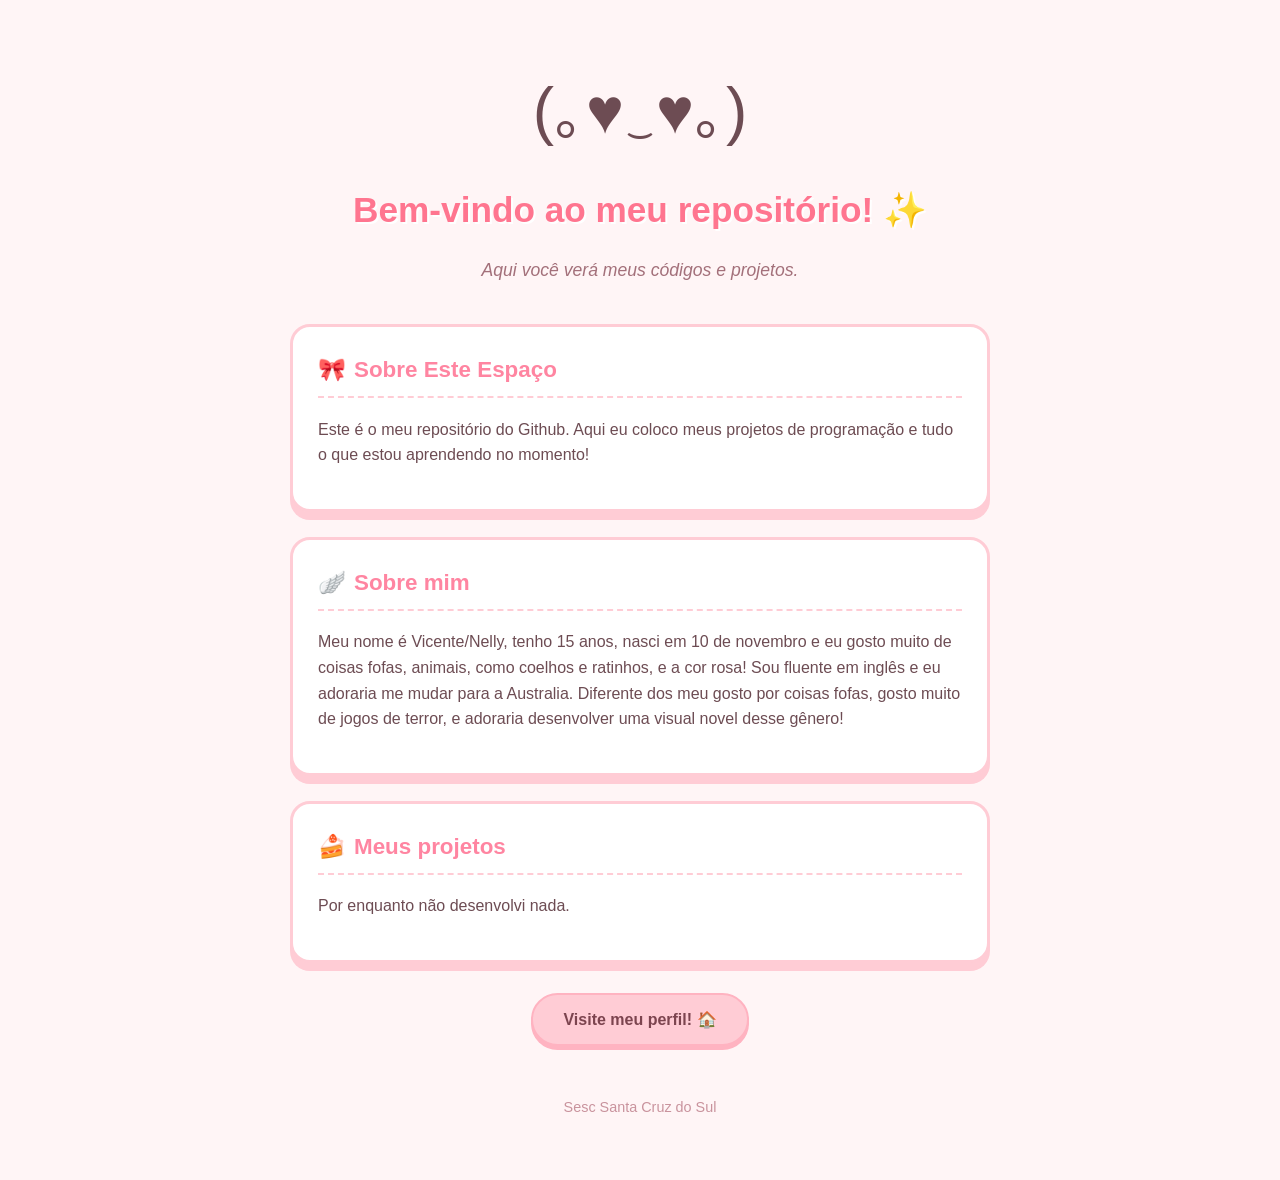
<file: index.html>
<!DOCTYPE html>
<html lang="pt-BR">
<head>
    <meta charset="UTF-8">
    <meta name="viewport" content="width=device-width, initial-scale=1.0">
    <title>Repositório ^_^</title>
    <style>
        :root {
            --bg-color: #fff5f6;
            --text-color: #6d4c53;
            --primary-pink: #ffccd5;
            --dark-pink: #ffb3c1;
            --soft-white: #fff0f3;
            --font-main: 'Segoe UI', Tahoma, Geneva, Verdana, sans-serif;
        }

        body {
            background-color: var(--bg-color);
            color: var(--text-color);
            font-family: var(--font-main);
            margin: 0;
            padding: 0;
            line-height: 1.6;
        }

        .container {
            max-width: 700px;
            margin: 40px auto;
            padding: 20px;
        }

        header {
            text-align: center;
            margin-bottom: 40px;
        }

        .avatar-area {
            font-size: 4rem;
            animation: bounce 2s infinite;
            display: inline-block;
            margin-bottom: 10px;
        }

        h1 {
            color: #ff758f;
            font-size: 2.2rem;
            margin: 10px 0;
            text-shadow: 2px 2px #fff;
        }

        .subtitle {
            font-size: 1.1rem;
            color: #a3707a;
            font-style: italic;
        }

        .card {
            background-color: white;
            border: 3px solid var(--primary-pink);
            border-radius: 20px;
            padding: 25px;
            margin-bottom: 25px;
            box-shadow: 0 8px 0px var(--primary-pink);
            transition: transform 0.2s;
        }

        .card:hover {
            transform: translateY(-3px);
        }

        .card h2 {
            color: #ff85a1;
            margin-top: 0;
            font-size: 1.4rem;
            border-bottom: 2px dashed var(--primary-pink);
            padding-bottom: 8px;
            display: flex;
            align-items: center;
            gap: 8px;
        }

        ul {
            list-style-type: '🌸 ';
            padding-left: 20px;
        }

        li {
            margin-bottom: 10px;
        }

        li strong {
            color: #ff758f;
        }

        .links-section {
            text-align: center;
            margin-top: 30px;
        }

        .btn {
            background-color: var(--primary-pink);
            color: #7c444f;
            padding: 12px 30px;
            text-decoration: none;
            border-radius: 50px;
            font-weight: bold;
            border: 2px solid var(--dark-pink);
            box-shadow: 0 4px 0px var(--dark-pink);
            display: inline-block;
            transition: all 0.2s;
        }

        .btn:hover {
            background-color: var(--dark-pink);
            transform: scale(1.05);
            box-shadow: 0 2px 0px var(--dark-pink);
        }

        footer {
            text-align: center;
            font-size: 0.9rem;
            margin-top: 50px;
            color: #c9939d;
        }

        @keyframes bounce {
            0%, 100% { transform: translateY(0); }
            50% { transform: translateY(-10px); }
        }
    </style>
</head>
<body>

<div class="container">
    <header>
        <div class="avatar-area">(｡♥‿♥｡)</div>
        <h1>Bem-vindo ao meu repositório! ✨</h1>
        <p class="subtitle">Aqui você verá meus códigos e projetos.</p>
    </header>

    <div class="card">
        <h2><span>🎀</span> Sobre Este Espaço</h2>
        <p>Este é o meu repositório do Github. Aqui eu coloco meus projetos de programação e tudo o que estou aprendendo no momento!</p>
    </div>

     <div class="card">
        <h2><span>🪽</span> Sobre mim</h2>
        <p>Meu nome é Vicente/Nelly, tenho 15 anos, nasci em 10 de novembro e eu gosto muito de coisas fofas, animais, como coelhos e ratinhos, e a cor rosa! Sou fluente em inglês e eu adoraria me mudar para a Australia. Diferente dos meu gosto por coisas fofas, gosto muito de jogos de terror, e adoraria desenvolver uma visual novel desse gênero! </p>
    </div>

    <div class="card">
        <h2><span>🍰</span> Meus projetos</h2>
        <p>Por enquanto não desenvolvi nada.</p>
    </div>

    <div class="links-section">
        <a href="https://github.com/coelhinhosfofos" target="_blank" class="btn">Visite meu perfil! 🏠</a>
    </div>

    <footer>
        Sesc Santa Cruz do Sul
    </footer>
</div>

</body>
</html>
</file>
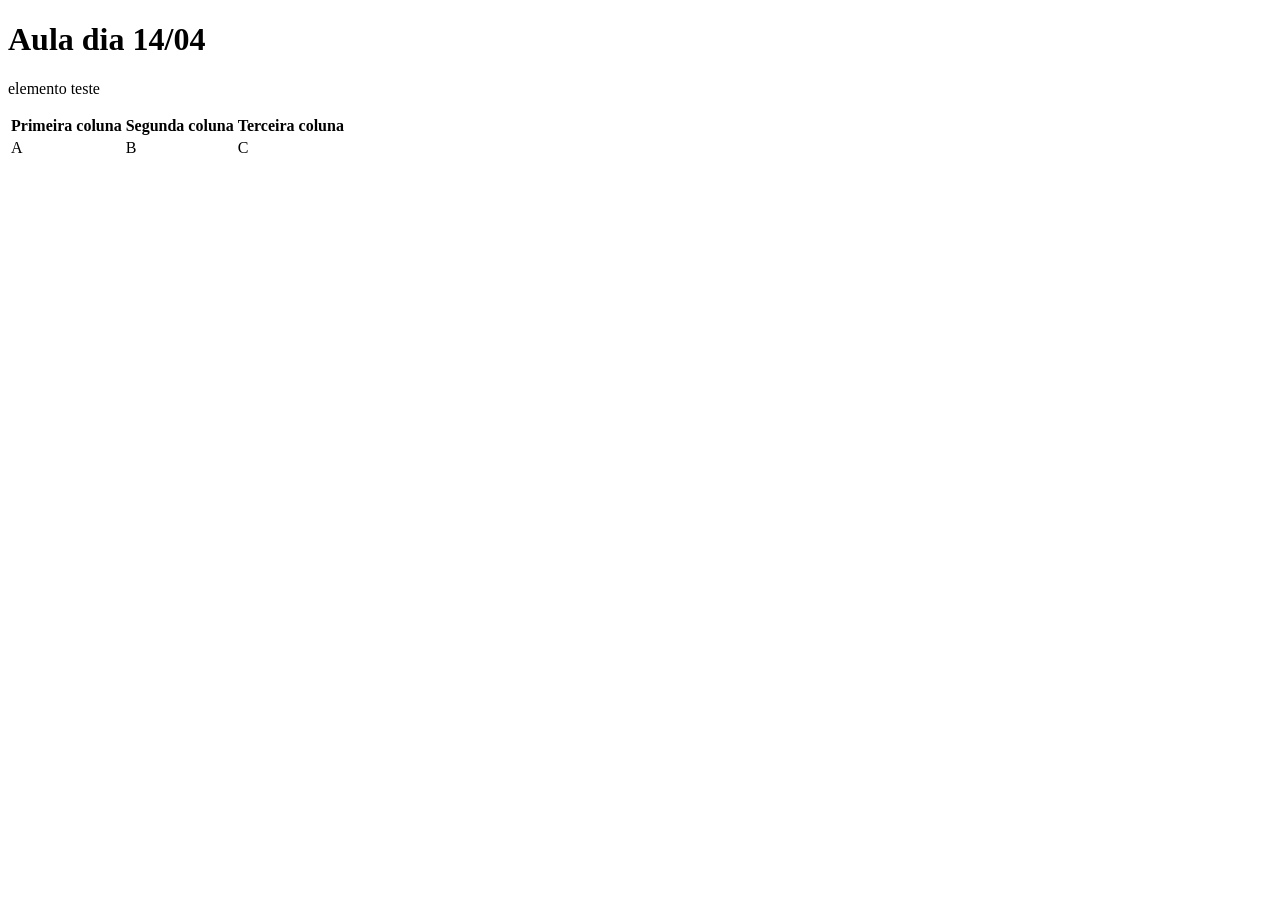
<file: Arquivos/14-04/index.html>
<!DOCTYPE html>
<html lang="en">
<head>
    <meta charset="UTF-8">
    <meta name="viewport" content="width=device-width, initial-scale=1.0">
    <title>Aula dia 14/04</title>
    <link rel="icon" type="image/x-icon" href="comprar.png">
</head>
<body>
    <h1>Aula dia 14/04</h1>
    <p> elemento teste </p>
    
    <table>
        <tr>
            <th> Primeira coluna </th>
            <th> Segunda coluna</th>
            <th> Terceira coluna</th>
        </tr>
        <tr>
            <td>A</td>
            <td>B</td>
            <td>C</td>
        </tr>
    </table>
</body>
</html>
</file>
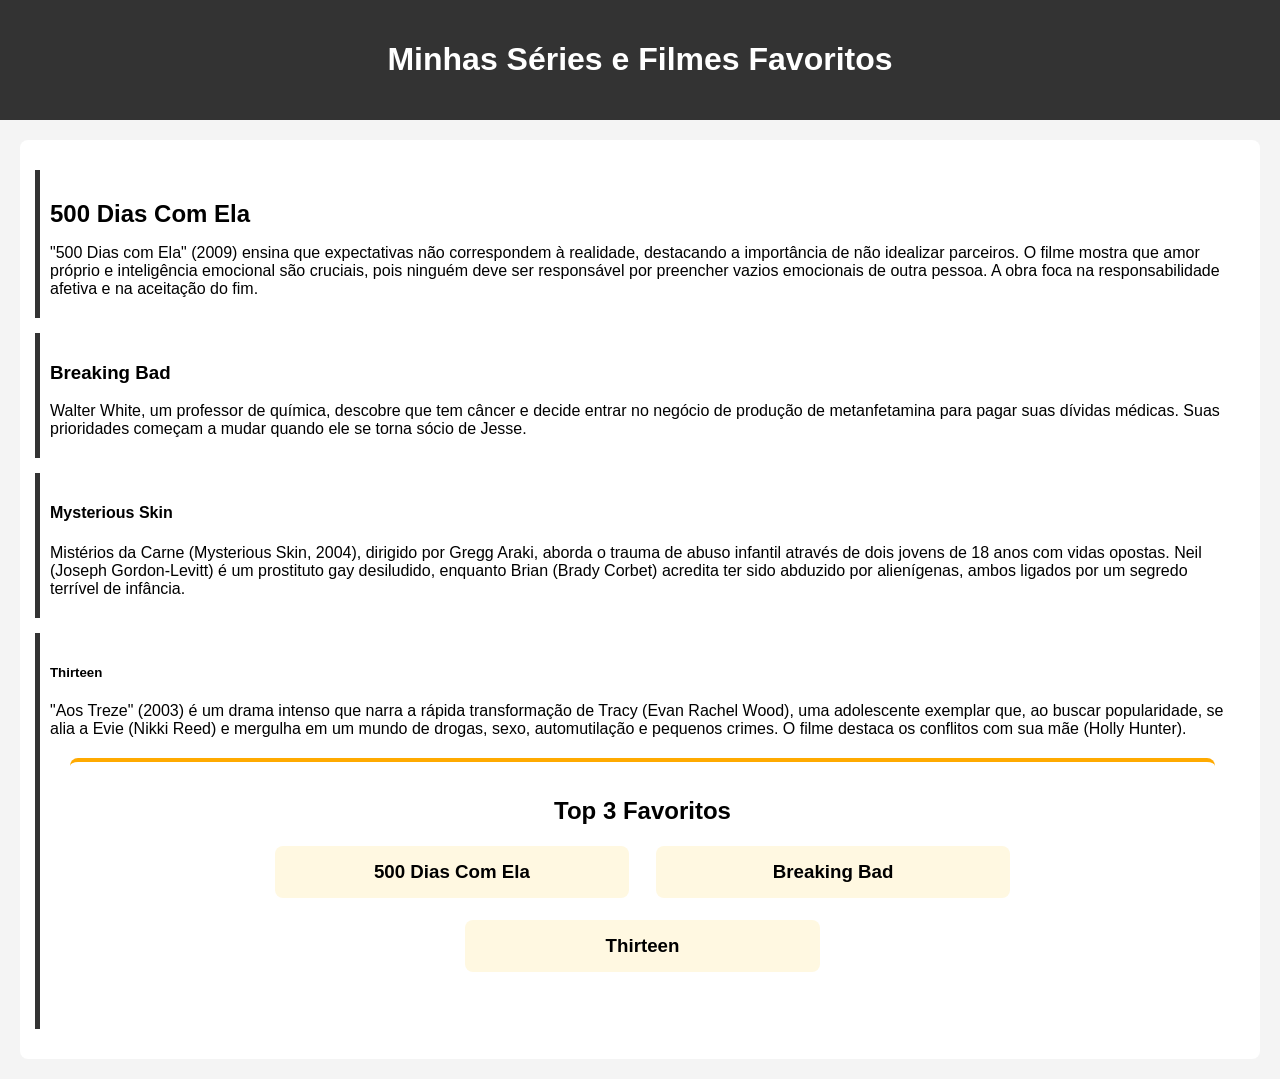
<file: Arquivos/30-04/index.html>
<!DOCTYPE html>
<html lang="pt-BR">
<head>
    <meta charset="UTF-8">
    <title>Minhas Séries e Filmes Favoritos</title>
    <style>
        body {
            font-family: Arial, sans-serif;
            background-color: #f4f4f4;
            margin: 0;
        }

        header {
            background-color: #333;
            color: white;
            text-align: center;
            padding: 20px;
        }

        section {
            margin: 20px;
            padding: 15px;
            background-color: white;
            border-radius: 8px;
        }

        h2, p {
            margin-bottom: 10px;
        }

        .item {
            margin: 15px 0;
            padding: 10px;
            border-left: 5px solid #333;
        }

        /* NOVO: layout lado a lado */
        .filme {
            display: inline-block;
            width: 45%;
            margin: 2%;
            vertical-align: top;
            background-color: #fafafa;
            padding: 10px;
            border-radius: 8px;
        }

        /* NOVO: imagem */
        .filme img {
            width: 100%;
            border-radius: 5px;
        }

        #series {
            border-top: 4px solid #0077cc;
        }

        #filmes {
            border-top: 4px solid #cc0000;
        }

        footer {
            text-align: center;
            padding: 10px;
            background-color: #333;
            color: white;
            margin-top: 20px;
        }
    </style>
</head>
<body>

<header>
    <h1>Minhas Séries e Filmes Favoritos</h1>
</header>

<section id="series e filmes">

    <div class="item">
        <h2> 500 Dias Com Ela</h2>
        <p>"500 Dias com Ela" (2009) ensina que expectativas não correspondem à realidade, destacando a importância de não idealizar parceiros. O filme mostra que amor próprio e inteligência emocional são cruciais, pois ninguém deve ser responsável por preencher vazios emocionais de outra pessoa. A obra foca na responsabilidade afetiva e na aceitação do fim.</p>
    </div>

    <div class="item">
        <h3>Breaking Bad</h3>
        <p>Walter White, um professor de química, descobre que tem câncer e decide entrar no negócio de produção de metanfetamina para pagar suas dívidas médicas. Suas prioridades começam a mudar quando ele se torna sócio de Jesse.</p>
        </div>

    <div class="item">
        <h4> Mysterious Skin</h4>
        <p>Mistérios da Carne (Mysterious Skin, 2004), dirigido por Gregg Araki, aborda o trauma de abuso infantil através de dois jovens de 18 anos com vidas opostas. Neil (Joseph Gordon-Levitt) é um prostituto gay desiludido, enquanto Brian (Brady Corbet) acredita ter sido abduzido por alienígenas, ambos ligados por um segredo terrível de infância.</p>
    </div>

    <div class="item">
        <h5>Thirteen</h5>
        <p>"Aos Treze" (2003) é um drama intenso que narra a rápida transformação de Tracy (Evan Rachel Wood), uma adolescente exemplar que, ao buscar popularidade, se alia a Evie (Nikki Reed) e mergulha em um mundo de drogas, sexo, automutilação e pequenos crimes. O filme destaca os conflitos com sua mãe (Holly Hunter).</p>
    </body>
    <!DOCTYPE html>
<html lang="pt-BR">
<head>
    <meta charset="UTF-8">
    <title>Minhas Séries e Filmes Favoritos</title>
    <style>
        body {
            font-family: Arial, sans-serif;
            background-color: #f4f4f4;
            margin: 0;
        }

        header {
            background-color: #333;
            color: white;
            text-align: center;
            padding: 20px;
        }

        section {
            margin: 20px;
            padding: 15px;
            background-color: white;
            border-radius: 8px;
        }

        h2, p {
            margin-bottom: 10px;
        }

        .item {
            margin: 15px 0;
            padding: 10px;
            border-left: 5px solid #333;
        }

        /* FILMES lado a lado */
        .filme {
            display: inline-block;
            width: 45%;
            margin: 2%;
            vertical-align: top;
            background-color: #fafafa;
            padding: 10px;
            border-radius: 8px;
        }

        .filme img {
            width: 100%;
            border-radius: 5px;
        }

        /* NOVO: TOP 3 */
        #top3 {
            border-top: 4px solid #ffaa00;
            text-align: center;
        }

        .top-item {
            display: inline-block;
            width: 30%;
            margin: 1%;
            padding: 10px;
            background-color: #fff8e1;
            border-radius: 8px;
        }

        /* Agrupamento */
        .top-item h3, .top-item p {
            margin: 5px 0;
        }

        #series {
            border-top: 4px solid #0077cc;
        }

        #filmes {
            border-top: 4px solid #cc0000;
        }

        footer {
            text-align: center;
            padding: 10px;
            background-color: #333;
            color: white;
            margin-top: 20px;
        }
    </style>
</head>
<body>
<!-- NOVA SEÇÃO -->
<section id="top3">
    <h2> Top 3 Favoritos</h2>

    <div class="top-item">
        <h3>500 Dias Com Ela</h3>
    </div>

    <div class="top-item">
        <h3>Breaking Bad</h3>
    </div>

    <div class="top-item">
        <h3>Thirteen</h3>
    </div>
</section>
</body>
</html>
</file>
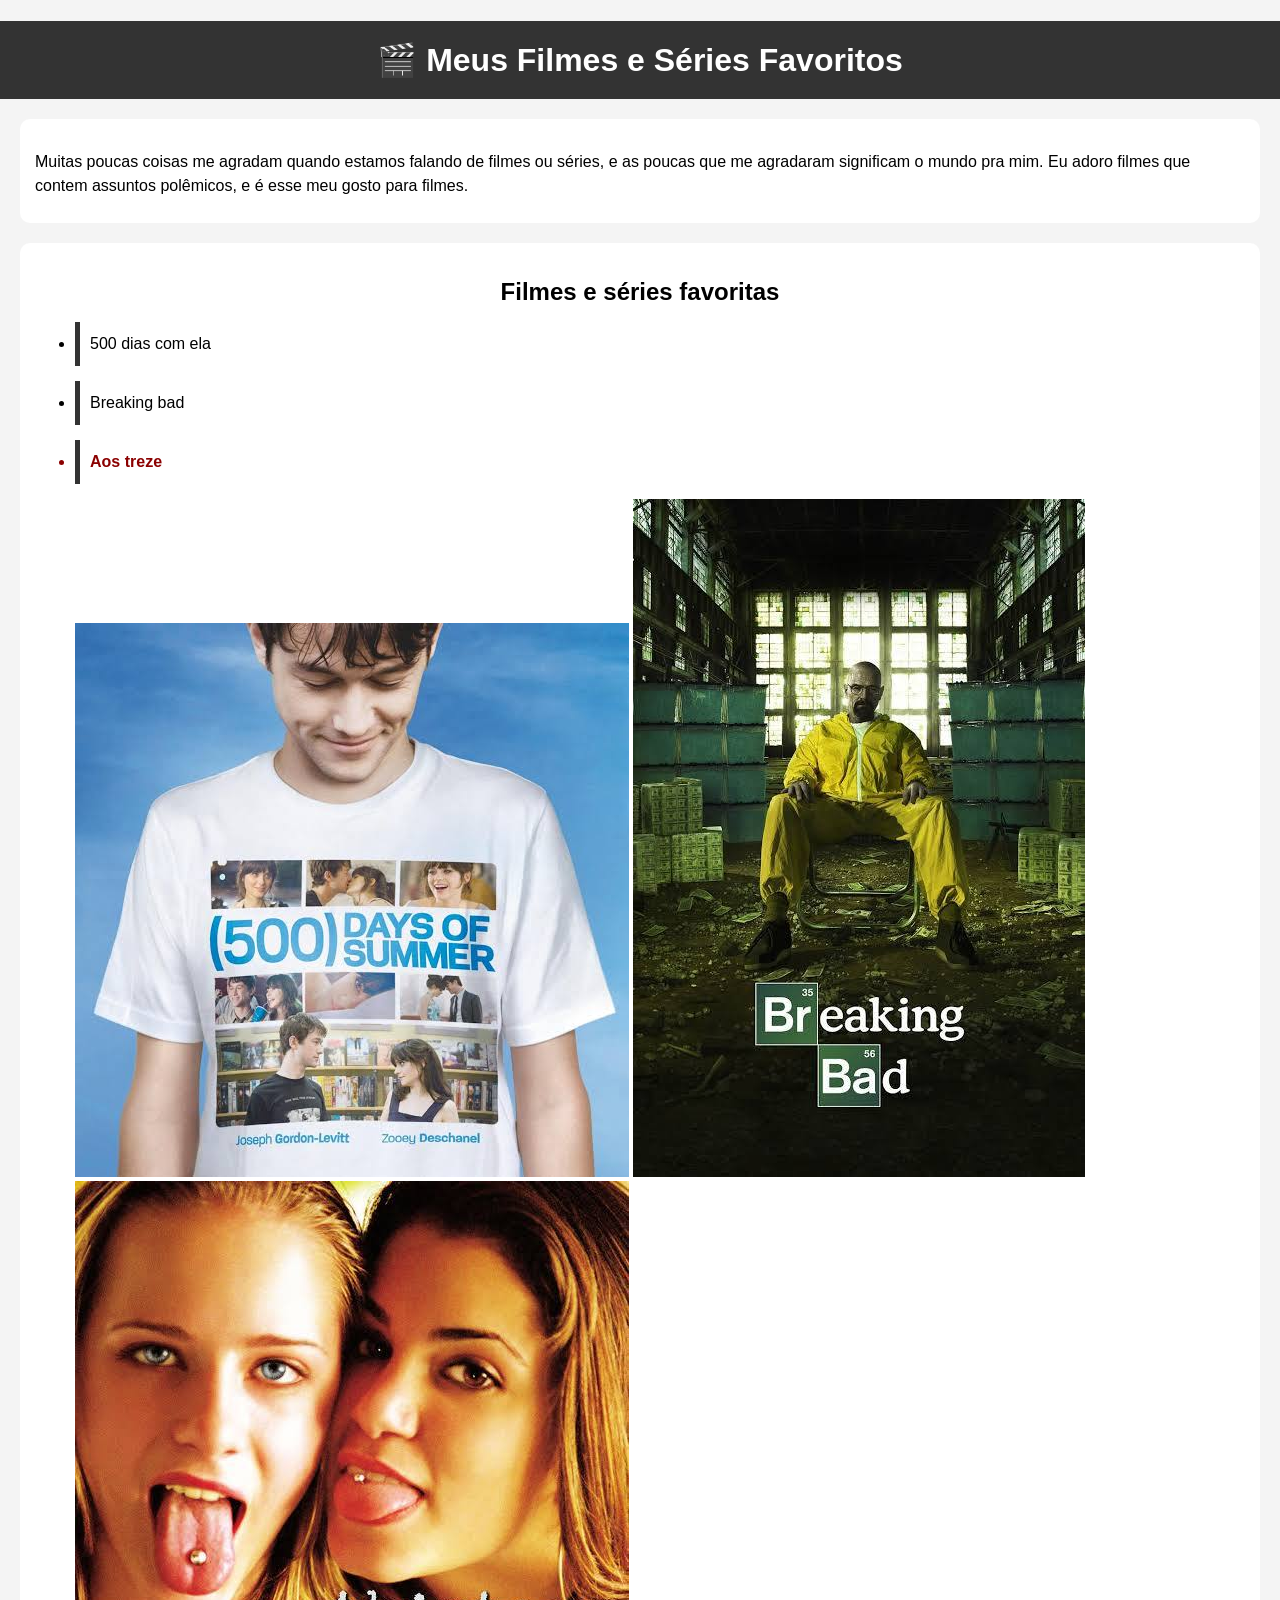
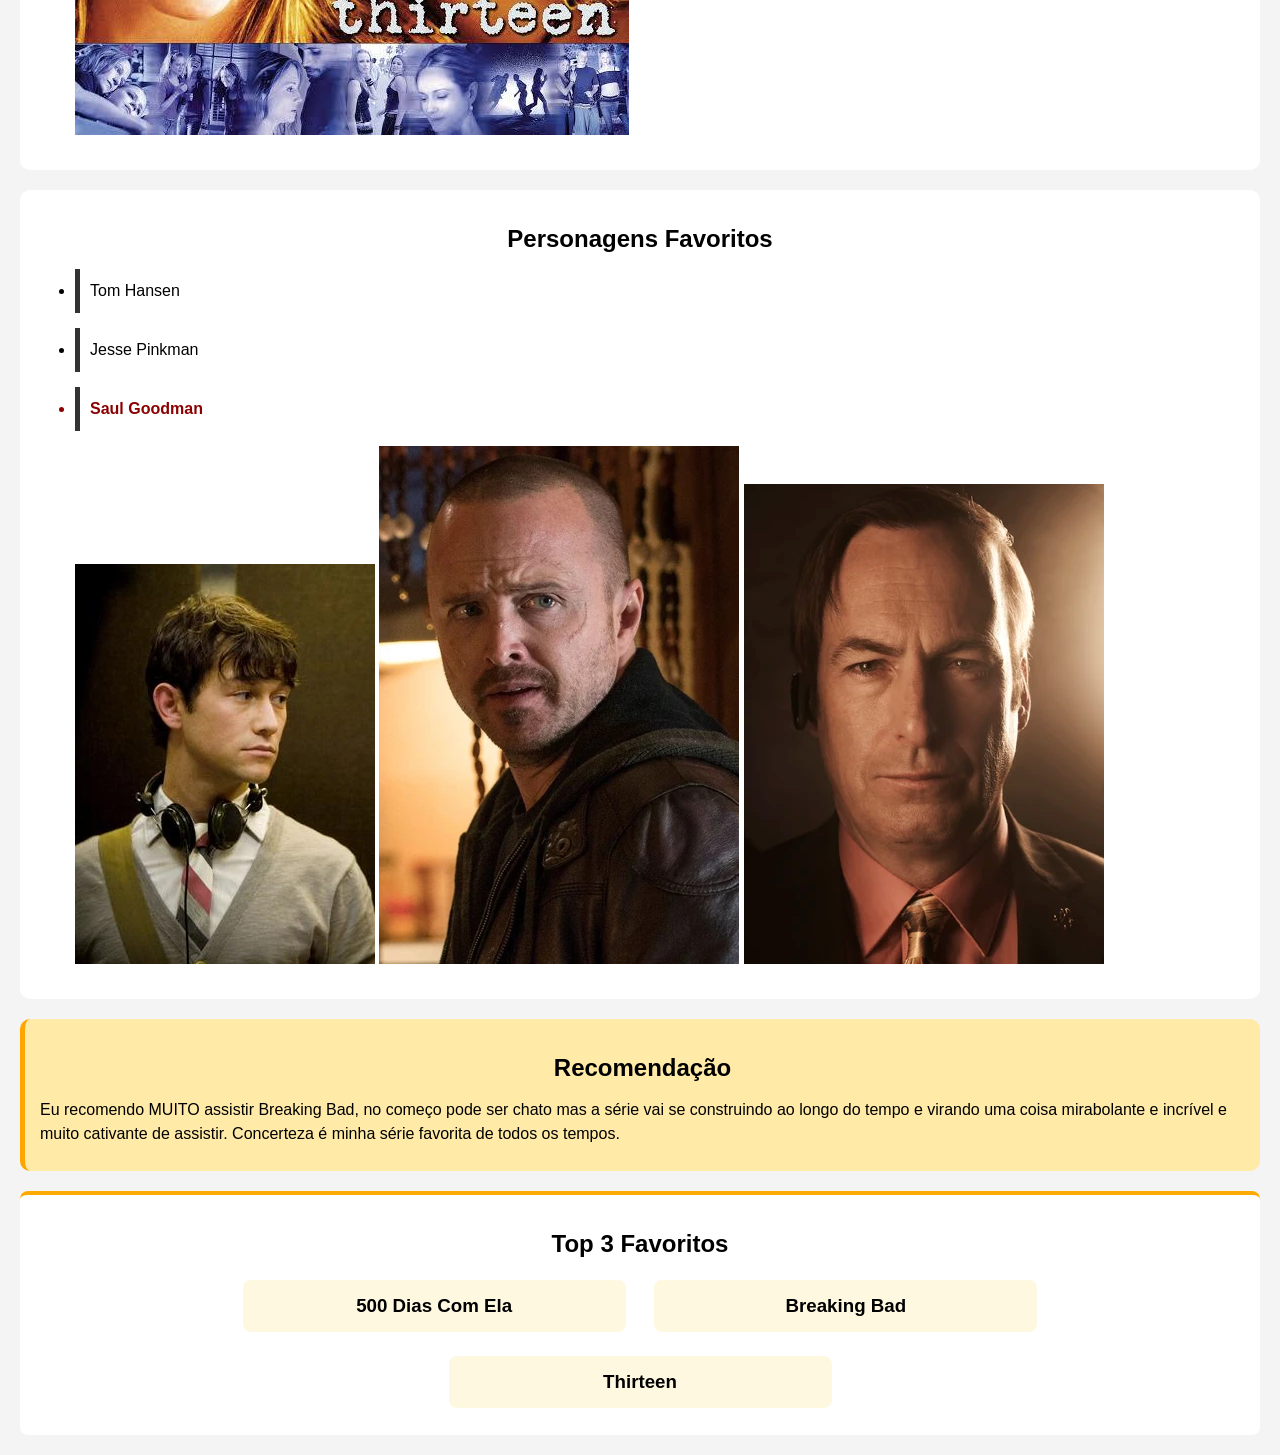
<file: Arquivos/aola/index.html>
<!DOCTYPE html>
<html lang="pt-br">
<head>
    <meta charset="UTF-8">
    <title>Meus Favoritos - Filmes e Séries</title>

    <style>
        /* Seletor por TAG */
        body {
            font-family: Arial, sans-serif;
            background-color: #f4f4f4;
            margin: 0;
            padding: 0;
        }

        h1, h2 {
            text-align: center;
        }

        /* Seletor por ID */
        #titulo-principal {
            background-color: #333;
            color: white;
            padding: 20px;
            margin-bottom: 20px;
        }

        /* Seletor por CLASSE */
        .secao {
            background-color: white;
            margin: 20px;
            padding: 15px;
            border-radius: 10px;
        }

        .item {
            margin-bottom: 10px;
        }

        /* Agrupamento de seletores */
        p, li {
            font-size: 16px;
            line-height: 1.5;
        }

        /* Destaque especial */
        .destaque {
            color: darkred;
            font-weight: bold;
        }

        /* Recomendação */
        #recomendacao {
            background-color: #ffeaa7;
            border-left: 5px solid orange;
        }
    </style>
</head>

<body>

    <h1 id="titulo-principal">🎬 Meus Filmes e Séries Favoritos</h1>

    <div class="secao">
        <p>
            Muitas poucas coisas me agradam quando estamos falando de filmes ou séries, e as poucas que me agradaram significam o mundo pra mim. Eu adoro filmes que contem assuntos polêmicos, e é esse meu gosto para filmes.
        </p>
    </div>

    <div class="secao">
        <h2>Filmes e séries favoritas</h2>
        <ul>
            <li class="item">500 dias com ela</li>
            <li class="item">Breaking bad</li>
            <li class="item destaque">Aos treze</li>
            <img src="images.jpg"></img>
            <img src="breaking.jpg"></img>
            <img src="thirteen.jpg"></img>
        </ul>
    </div>

    <div class="secao">
        <h2>Personagens Favoritos</h2>
        <ul>
            <li class="item">Tom Hansen</li>
            <li class="item">Jesse Pinkman</li>
            <li class="item destaque">Saul Goodman</li>
             <img src="tom.webp"></img>
            <img src="jesse.webp"></img>
            <img src="saul.webp"></img>
        </ul>
    </div>

    <div class="secao" id="recomendacao">
        <h2>Recomendação</h2>
        <p>
            Eu recomendo MUITO assistir Breaking Bad, no começo pode ser chato mas a série vai se construindo ao longo do tempo e virando uma coisa mirabolante e incrível e muito cativante de assistir. Concerteza é minha série favorita de todos os tempos.
        </p>
    </div>

</body>

<head>
    <meta charset="UTF-8">
    <title>Minhas Séries e Filmes Favoritos</title>
    <style>
        body {
            font-family: Arial, sans-serif;
            background-color: #f4f4f4;
            margin: 0;
        }

        header {
            background-color: #333;
            color: white;
            text-align: center;
            padding: 20px;
        }

        section {
            margin: 20px;
            padding: 15px;
            background-color: white;
            border-radius: 8px;
        }

        h2, p {
            margin-bottom: 10px;
        }

        .item {
            margin: 15px 0;
            padding: 10px;
            border-left: 5px solid #333;
        }

        /* FILMES lado a lado */
        .filme {
            display: inline-block;
            width: 45%;
            margin: 2%;
            vertical-align: top;
            background-color: #fafafa;
            padding: 10px;
            border-radius: 8px;
        }

        .filme img {
            width: 100%;
            border-radius: 5px;
        }

        /* NOVO: TOP 3 */
        #top3 {
            border-top: 4px solid #ffaa00;
            text-align: center;
        }

        .top-item {
            display: inline-block;
            width: 30%;
            margin: 1%;
            padding: 10px;
            background-color: #fff8e1;
            border-radius: 8px;
        }

        /* Agrupamento */
        .top-item h3, .top-item p {
            margin: 5px 0;
        }

        #series {
            border-top: 4px solid #0077cc;
        }

        #filmes {
            border-top: 4px solid #cc0000;
        }

        footer {
            text-align: center;
            padding: 10px;
            background-color: #333;
            color: white;
            margin-top: 20px;
        }
    </style>
</head>
<body>
<!-- NOVA SEÇÃO -->
<section id="top3">
    <h2> Top 3 Favoritos</h2>

    <div class="top-item">
        <h3>500 Dias Com Ela</h3>
    </div>
        

    <div class="top-item">
        <h3>Breaking Bad</h3>
    </div>

    <div class="top-item">
        <h3>Thirteen</h3>
    </div>
</section>
</body>
</html>
</file>
